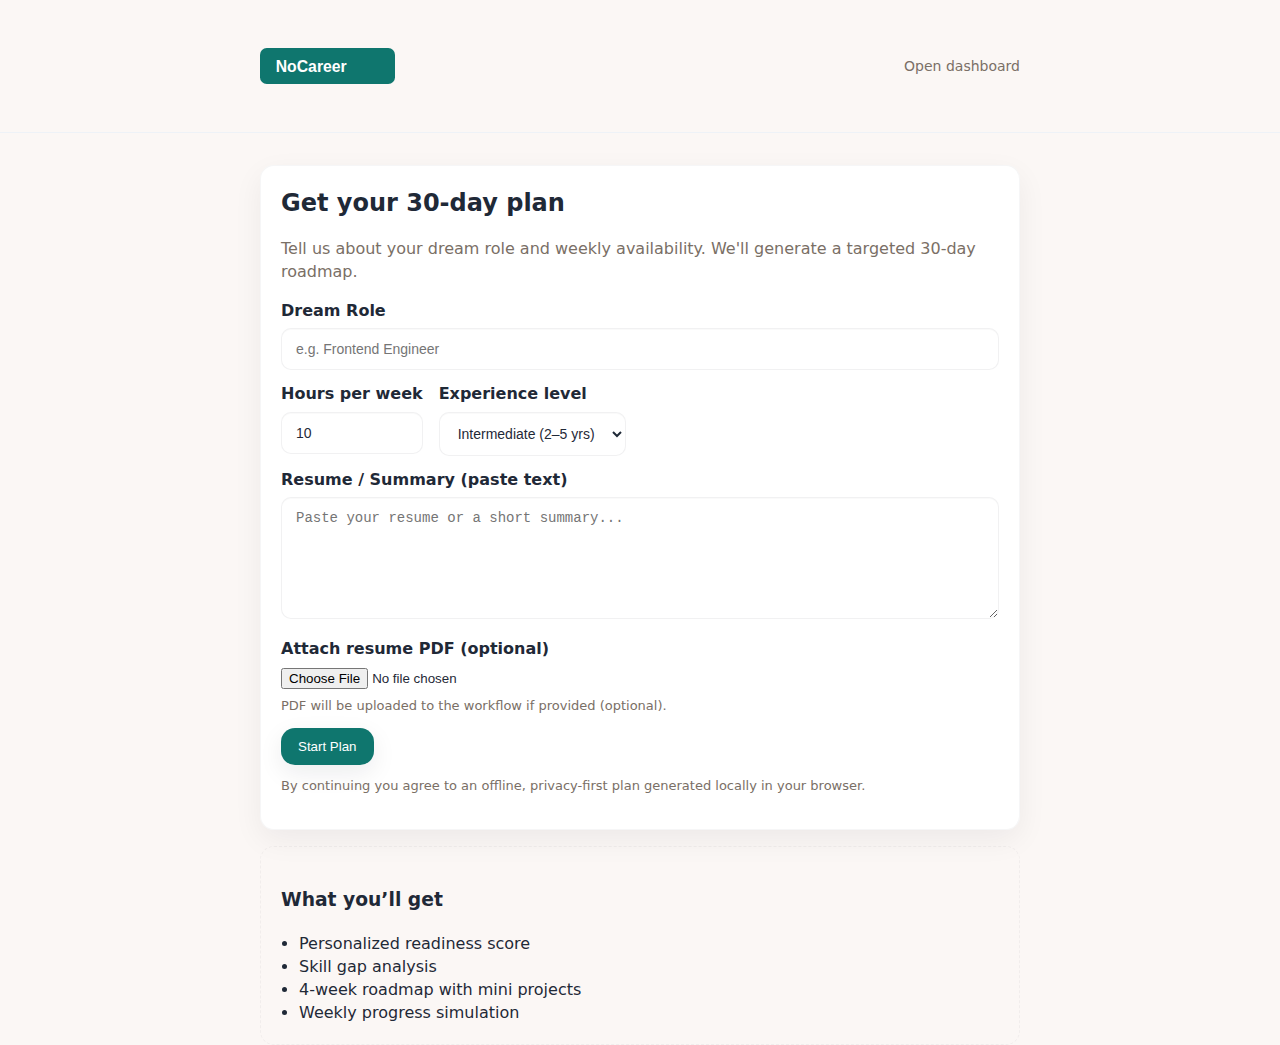
<file: no-career/index.html>
<!doctype html>
<html lang="en">
  <head>
    <meta charset="utf-8" />
    <meta name="viewport" content="width=device-width,initial-scale=1" />
    <title>NoCareer — Onboarding</title>
    <link rel="stylesheet" href="css/styles.css" />
  </head>
  <body>
    <header class="site-header">
      <div class="container header-inner">
        <img src="assets/logo.svg" class="logo" alt="NoCareer logo" />
        <nav class="nav-muted">
          <a href="dashboard.html" id="skipToDashboard">Open dashboard</a>
        </nav>
      </div>
    </header>

    <main class="container">
      <section class="card onboarding-card" aria-labelledby="onboardTitle">
        <h2 id="onboardTitle">Get your 30‑day plan</h2>
        <p class="muted">Tell us about your dream role and weekly availability. We'll generate a targeted 30‑day roadmap.</p>

        <form id="onboardingForm" novalidate>
          <div class="form-row">
            <label for="dreamRole">Dream Role</label>
            <input id="dreamRole" name="dreamRole" type="text" required placeholder="e.g. Frontend Engineer" />
          </div>

          <div class="form-row two-up">
            <div>
              <label for="hoursPerWeek">Hours per week</label>
              <input id="hoursPerWeek" name="hoursPerWeek" type="number" required min="1" max="168" value="10" />
            </div>
            <div>
              <label for="experienceLevel">Experience level</label>
              <select id="experienceLevel" name="experienceLevel" required>
                <option value="beginner">Beginner (0–2 yrs)</option>
                <option value="intermediate" selected>Intermediate (2–5 yrs)</option>
                <option value="advanced">Advanced (5+ yrs)</option>
              </select>
            </div>
          </div>

          <div class="form-row">
            <label for="resumeText">Resume / Summary (paste text)</label>
            <textarea id="resumeText" name="resumeText" rows="6" placeholder="Paste your resume or a short summary..."></textarea>
          </div>

          <div class="form-row">
            <label for="resumePdf">Attach resume PDF (optional)</label>
            <input id="resumePdf" name="resumePdf" type="file" accept="application/pdf" />
            <div id="resumeFileNote" class="muted small">PDF will be uploaded to the workflow if provided (optional).</div>
          </div>

          <div class="form-row actions">
            <button id="startPlanBtn" class="btn primary" type="submit">Start Plan</button>
            <div id="onboardLoading" class="loading hidden" role="status" aria-live="polite">
              <div class="spinner" aria-hidden="true"></div>
              <div class="loading-text">Analyzing Market Demand...</div>
            </div>
          </div>
        </form>

        <p class="muted small">By continuing you agree to an offline, privacy-first plan generated locally in your browser.</p>
      </section>

      <aside class="card card-ghost info-card" aria-hidden="true">
        <h3>What you’ll get</h3>
        <ul>
          <li>Personalized readiness score</li>
          <li>Skill gap analysis</li>
          <li>4‑week roadmap with mini projects</li>
          <li>Weekly progress simulation</li>
        </ul>
      </aside>
    </main>

    <script type="module" src="js/main.js"></script>
  </body>
</html>
</file>
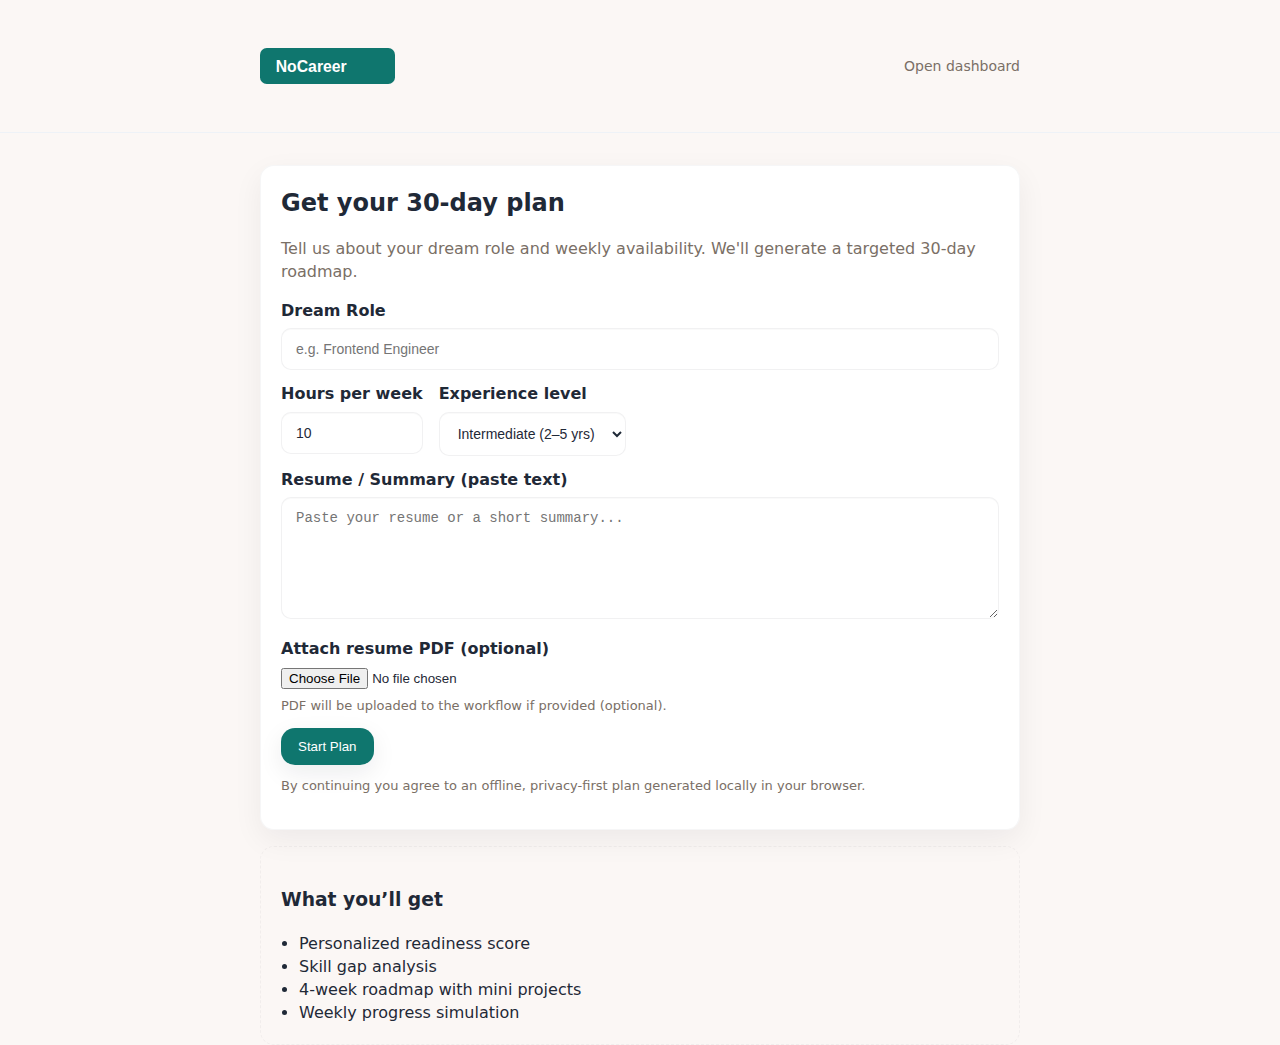
<file: no-career/dashboard.html>
<!doctype html>
<html lang="en">
  <head>
    <meta charset="utf-8" />
    <meta name="viewport" content="width=device-width,initial-scale=1" />
    <title>NoCareer — Dashboard</title>
    <link rel="stylesheet" href="css/styles.css" />
  </head>
  <body>
    <header class="site-header">
      <div class="container header-inner">
        <img src="assets/logo.svg" class="logo" alt="NoCareer logo" />
        <div class="header-actions">
          <button id="resetPlanBtn" class="btn ghost">Reset plan</button>
        </div>
      </div>
    </header>

    <main class="container dashboard-grid">
      <section class="card header-card" aria-labelledby="roleTitle">
        <div class="header-top">
          <h2 id="dreamRoleTitle">Your plan</h2>
          <div class="readiness">
            <div class="readiness-meta">
              <div class="label">Readiness</div>
              <div id="readinessScore" class="readiness-score" aria-live="polite">—</div>
            </div>
            <div class="progress" id="readinessProgress" role="progressbar" aria-valuemin="0" aria-valuemax="100" aria-valuenow="0">
              <div class="progress-fill" style="width:0%"></div>
            </div>
          </div>
        </div>
      </section>

      <section class="card" aria-labelledby="skillsTitle">
        <h3 id="skillsTitle">Skill gap analysis</h3>
        <div class="skills-grid">
          <div>
            <h4>Existing skills</h4>
            <ul id="skillGapExisting" class="skill-list"></ul>
          </div>
          <div>
            <h4>Missing skills</h4>
            <ul id="skillGapMissing" class="skill-list missing"></ul>
          </div>
        </div>
      </section>

      <section class="card" aria-labelledby="roadmapTitle">
        <h3 id="roadmapTitle">30‑Day Roadmap</h3>
        <div id="roadmapContainer" class="roadmap-grid"></div>
      </section>

      <section class="card" aria-labelledby="simulateTitle">
        <h3 id="simulateTitle">Weekly simulation</h3>
        <p class="muted">Simulate a week's completion to see impact on readiness and skill strengths.</p>
        <div class="sim-controls">
          <input id="simulationSlider" type="range" min="0" max="100" value="0" step="1" aria-label="Simulation completion percentage" />
          <div class="sim-info">
            <div id="simulationValue">0%</div>
            <button id="simulateBtn" class="btn primary">Simulate Progress</button>
          </div>
        </div>
        <div id="loadingMessage" class="muted small"></div>
      </section>
    </main>

    <script type="module" src="js/main.js"></script>
  </body>
</html>
</file>
<file: no-career/css/styles.css>
:root{
  --spacing:10px;
  --radius:14px;
  --max-width:800px;
  --bg:#FBF7F5;
  --muted:#7A6F66;
  --text:#1F2937;
  --card:#FFFFFF;
  --primary:#0F766E; /* soft teal */
  --accent:#F97316; /* warm apricot */
  --shadow: 0 10px 30px rgba(15,23,42,0.06);
}

*{box-sizing:border-box}
html,body{height:100%}
body{
  margin:0;
  font-family:Inter,ui-sans-serif,system-ui,-apple-system,"Segoe UI",Roboto,"Helvetica Neue",Arial;
  background:var(--bg);
  color:var(--text);
  -webkit-font-smoothing:antialiased;
  -moz-osx-font-smoothing:grayscale;
  line-height:1.45;
}
.container{max-width:var(--max-width);margin:32px auto;padding:0 20px}
.site-header{border-bottom:1px solid #eef2f7;background:transparent}
.header-inner{display:flex;align-items:center;justify-content:space-between;padding:16px 20px}
.logo{height:36px}
.nav-muted a{color:var(--muted);text-decoration:none;font-size:14px}

.card{background:linear-gradient(var(--card),var(--card));border-radius:var(--radius);padding:20px;margin-bottom:16px;box-shadow:var(--shadow);border:1px solid rgba(15,23,42,0.04)}
.card-ghost{background:transparent;box-shadow:none;border:1px dashed rgba(15,23,42,0.04)}
.onboarding-card h2{margin:0 0 8px}
.muted{color:var(--muted)}
.small{font-size:13px}
.form-row{margin:12px 0}
.form-row.two-up{display:flex;gap:16px}
.form-row label{display:block;font-weight:600;margin-bottom:6px}
input[type="text"],input[type="number"],select,textarea{width:100%;padding:12px 14px;border-radius:calc(var(--radius) - 4px);border:1px solid rgba(15,23,42,0.06);background:var(--card);font-size:14px;color:var(--text);box-shadow:inset 0 1px 0 rgba(0,0,0,0.02)}
textarea{resize:vertical}
.actions{display:flex;align-items:center;gap:12px}
.btn{display:inline-flex;align-items:center;gap:8px;padding:10px 16px;border-radius:var(--radius);border:1px solid transparent;background:transparent;color:var(--text);cursor:pointer;transition:transform .15s ease,box-shadow .15s ease}
.btn.primary{background:var(--primary);color:#fff;border-color:transparent;box-shadow:0 8px 24px rgba(15,23,42,0.08)}
.btn.primary:hover{transform:translateY(-2px);box-shadow:0 12px 30px rgba(15,23,42,0.10)}
.btn.ghost{background:transparent;border:1px solid rgba(15,23,42,0.06);color:var(--muted)}
.btn:disabled{opacity:0.6;cursor:not-allowed;transform:none;box-shadow:none}

.header-card .header-top{display:flex;align-items:center;justify-content:space-between;gap:16px}
.readiness{width:320px}
.readiness-meta{display:flex;align-items:center;justify-content:space-between}
.readiness-score{font-size:28px;font-weight:700}
.progress{height:14px;background:rgba(15,23,42,0.04);border-radius:999px;overflow:hidden;margin-top:10px}
.progress-fill{height:100%;background:linear-gradient(90deg,var(--primary),var(--accent));width:0%;transition:width 420ms cubic-bezier(.2,.8,.2,1)}

.skills-grid{display:flex;gap:24px}
.skill-list{list-style:none;padding:0;margin:8px 0;display:flex;flex-wrap:wrap;gap:8px}
.skill-list .skill{display:flex;flex-direction:column;min-width:160px;background:var(--card);border-radius:calc(var(--radius) - 6px);padding:10px;border:1px solid rgba(15,23,42,0.04)}
.skill .skill-name{font-weight:700}
.chips{display:flex;gap:8px;flex-wrap:wrap}
.chip{display:inline-flex;align-items:center;padding:6px 8px;border-radius:999px;background:var(--card);border:1px solid rgba(15,23,42,0.04);font-size:13px;color:var(--muted)}
.chip.tag-tech{background:rgba(15,118,110,0.06);color:var(--primary)}
.chip.tag-soft{background:#fff7ed;color:#92400e}
.missing .chip{background:#fff6f6;border-color:#fde2e2;color:#dc2626}

.roadmap-grid{display:grid;grid-template-columns:repeat(2,1fr);gap:12px;margin-top:12px}
.week-card{border-radius:var(--radius);padding:14px;background:var(--card);border:1px solid rgba(15,23,42,0.04)}
.week-head{display:flex;justify-content:space-between;align-items:center;margin-bottom:8px}
.week-tasks{margin-top:8px;padding-left:0;list-style:none}
.week-tasks li{display:flex;align-items:center;gap:8px;padding:6px 0;border-bottom:1px dashed #f6f8fa}
.week-tasks li:last-child{border-bottom:none}
.checkbox{width:20px;height:20px;border-radius:6px;border:1px solid rgba(15,23,42,0.06);display:inline-flex;align-items:center;justify-content:center;background:var(--card)}
.checkbox.checked{background:linear-gradient(90deg,var(--primary),#0b6a63);color:#fff;border-color:transparent;box-shadow:0 6px 16px rgba(15,23,42,0.06)}
.mini-project{margin-top:8px;background:var(--card);padding:8px;border-radius:calc(var(--radius) - 6px);font-size:13px}

.sim-controls{display:flex;flex-direction:column;gap:12px;margin-top:12px}
.sim-info{display:flex;align-items:center;gap:12px;justify-content:flex-end}
#simulationValue{font-weight:700}
.loading{display:flex;align-items:center;gap:8px}
.loading.hidden{display:none}
.spinner{width:20px;height:20px;border-radius:50%;border:2px solid rgba(15,23,42,0.06);border-top-color:var(--primary);animation:spin 1s linear infinite}
@keyframes spin{to{transform:rotate(360deg)}}

.muted.small{margin-top:8px;color:var(--muted)}
.info-card ul{margin:8px 0 0;padding-left:18px}
.header-actions{display:flex;gap:12px}

@media (max-width:760px){.roadmap-grid{grid-template-columns:1fr}.readiness{width:100%}.container{padding:0 16px}}
</file>
